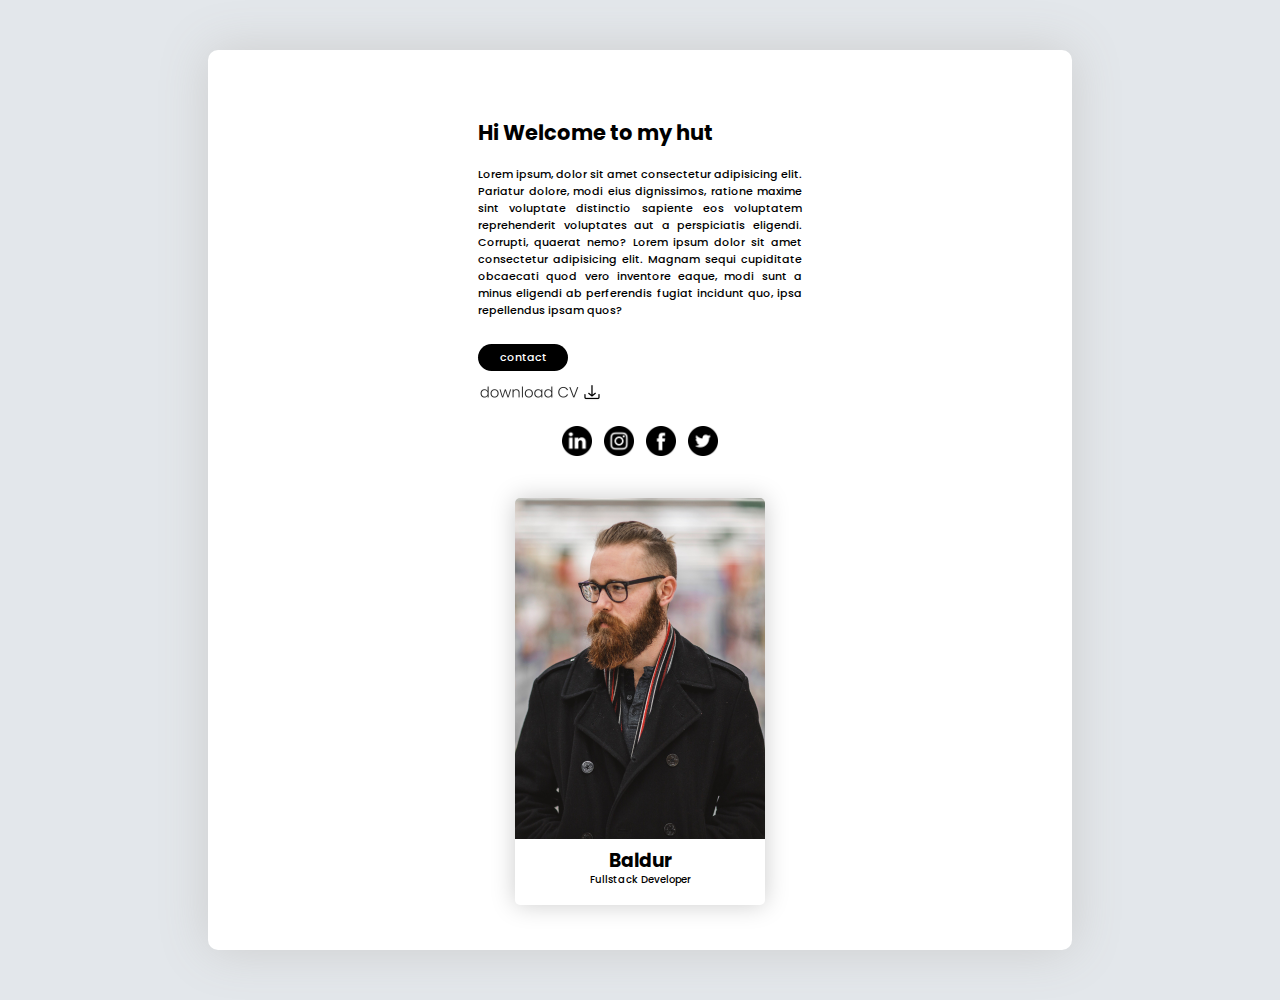
<file: day1/index.html>
<!DOCTYPE html>
<html lang="en">
<head>
    <meta charset="UTF-8">
    <meta name="viewport" content="width=device-width, initial-scale=1.0">
    <title>Day 1</title>
    <link rel="stylesheet" href="style.css">
</head>
<body>

    <div class="main">
        <!-- info -->
        <div class="info">
            <h2>Hi Welcome to my hut</h2>
            <p>Lorem ipsum, dolor sit amet consectetur adipisicing elit. Pariatur dolore, modi eius dignissimos, ratione maxime sint voluptate distinctio sapiente eos voluptatem reprehenderit voluptates aut a perspiciatis eligendi. Corrupti, quaerat nemo? Lorem ipsum dolor sit amet consectetur adipisicing elit. Magnam sequi cupiditate obcaecati quod vero inventore eaque, modi sunt a minus eligendi ab perferendis fugiat incidunt quo, ipsa repellendus ipsam quos?</p>
            
            <a href="" class="button">
                contact
            </a>

            <a href="">
                <img src="img/dn.jpg" alt="" width="125px">
            </a>

            <table>
                <tr>
                    <td>
                        <a href="" class="icon">
                            <img src="img/link.png" alt="" width="30px">
                        </a>
                    </td>
                    <td>
                        <a href="" class="icon">
                            <img src="img/ig.png" alt="" width="30px">
                        </a>
                    </td>                    
                    <td>
                        <a href="" class="icon">
                            <img src="img/fb.png" alt="" width="30px">    
                        </a>
                    </td>
                    <td>
                        <a href="" class="icon">
                            <img src="img/tw.png" alt="" width="30px">
                        </a>
                    </td>
                </tr>
            </table>
        </div>
        <!-- end -->

        
        <!-- hero img -->
        <div class="hero">
            <img src="img/baldur.jpg" alt="">
            <div class="container">
                <h3>Baldur</h3>
                <p>Fullstack Developer</p>
            </div>
        </div>
        <!-- end -->

    </div>

</body>
</html>
</file>
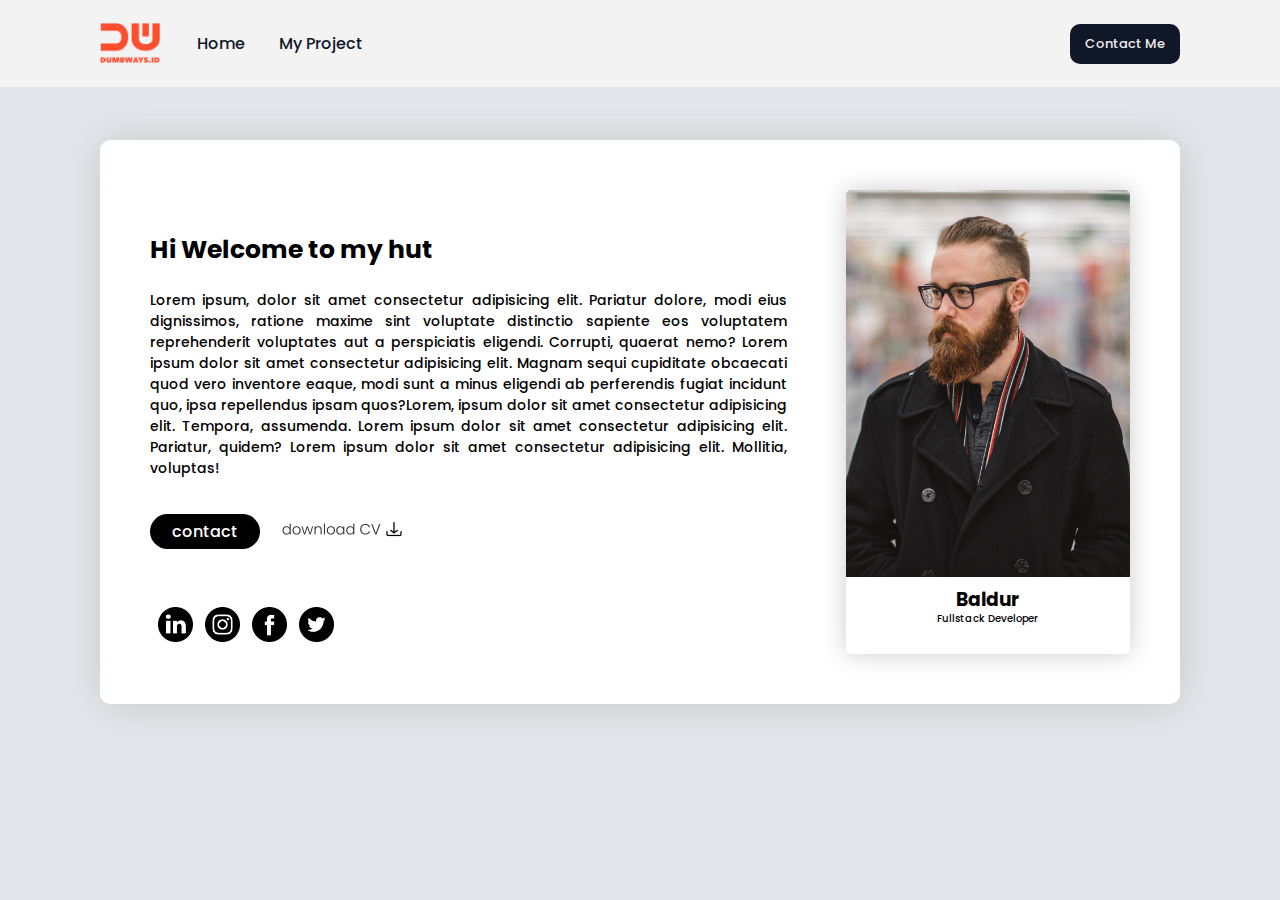
<file: DAY2/index.html>
<!DOCTYPE html>
<html lang="en">
  <head>
    <meta charset="UTF-8" />
    <meta name="viewport" content="width=device-width, initial-scale=1.0" />
    <title>Day 2</title>
    <link rel="stylesheet" href="style.css" />
    <link rel="stylesheet" href="font.css" />
    <link rel="icon" href="img/logo.png" />
  </head>
  <body>
    <!-- nav -->
    <div class="nav">
      <div class="logo">
        <img src="img/logo.png" alt="ini adalah logo" />
      </div>
      <ul>
        <a href="">
          <li>Home</li>
        </a>
        <a href="">
          <li>My Project</li>
        </a>
      </ul>
      <div class="tombol-kontak">
        <a href="">Contact Me</a>
      </div>
    </div>

    <!-- container -->
    <div class="container">
      <!-- info -->
      <div class="info">
        <h2>Hi Welcome to my hut</h2>
        <p>
          Lorem ipsum, dolor sit amet consectetur adipisicing elit. Pariatur
          dolore, modi eius dignissimos, ratione maxime sint voluptate
          distinctio sapiente eos voluptatem reprehenderit voluptates aut a
          perspiciatis eligendi. Corrupti, quaerat nemo? Lorem ipsum dolor sit
          amet consectetur adipisicing elit. Magnam sequi cupiditate obcaecati
          quod vero inventore eaque, modi sunt a minus eligendi ab perferendis
          fugiat incidunt quo, ipsa repellendus ipsam quos?Lorem, ipsum dolor
          sit amet consectetur adipisicing elit. Tempora, assumenda. Lorem ipsum
          dolor sit amet consectetur adipisicing elit. Pariatur, quidem? Lorem
          ipsum dolor sit amet consectetur adipisicing elit. Mollitia, voluptas!
        </p>

        <div class="tombol">
          <a href="" class="button"> contact </a>

          <div class="dn">
            <a href="">
              <img src="img/dn.jpg" alt="" width="125px" />
            </a>
          </div>
        </div>

        <table>
          <tr>
            <td>
              <a href="" class="icon">
                <img src="img/link.png" alt="" width="35px" />
              </a>
            </td>
            <td>
              <a href="" class="icon">
                <img src="img/ig.png" alt="" width="35px" />
              </a>
            </td>
            <td>
              <a href="" class="icon">
                <img src="img/fb.png" alt="" width="35px" />
              </a>
            </td>
            <td>
              <a href="" class="icon">
                <img src="img/tw.png" alt="" width="35px" />
              </a>
            </td>
          </tr>
        </table>
      </div>
      <!-- end -->

      <!-- hero img -->
      <div class="hero">
        <img src="img/baldur.jpg" alt="" />
        <div class="main">
          <h3>Baldur</h3>
          <p>Fullstack Developer</p>
        </div>
      </div>
      <!-- end -->
    </div>
  </body>
</html>
</file>
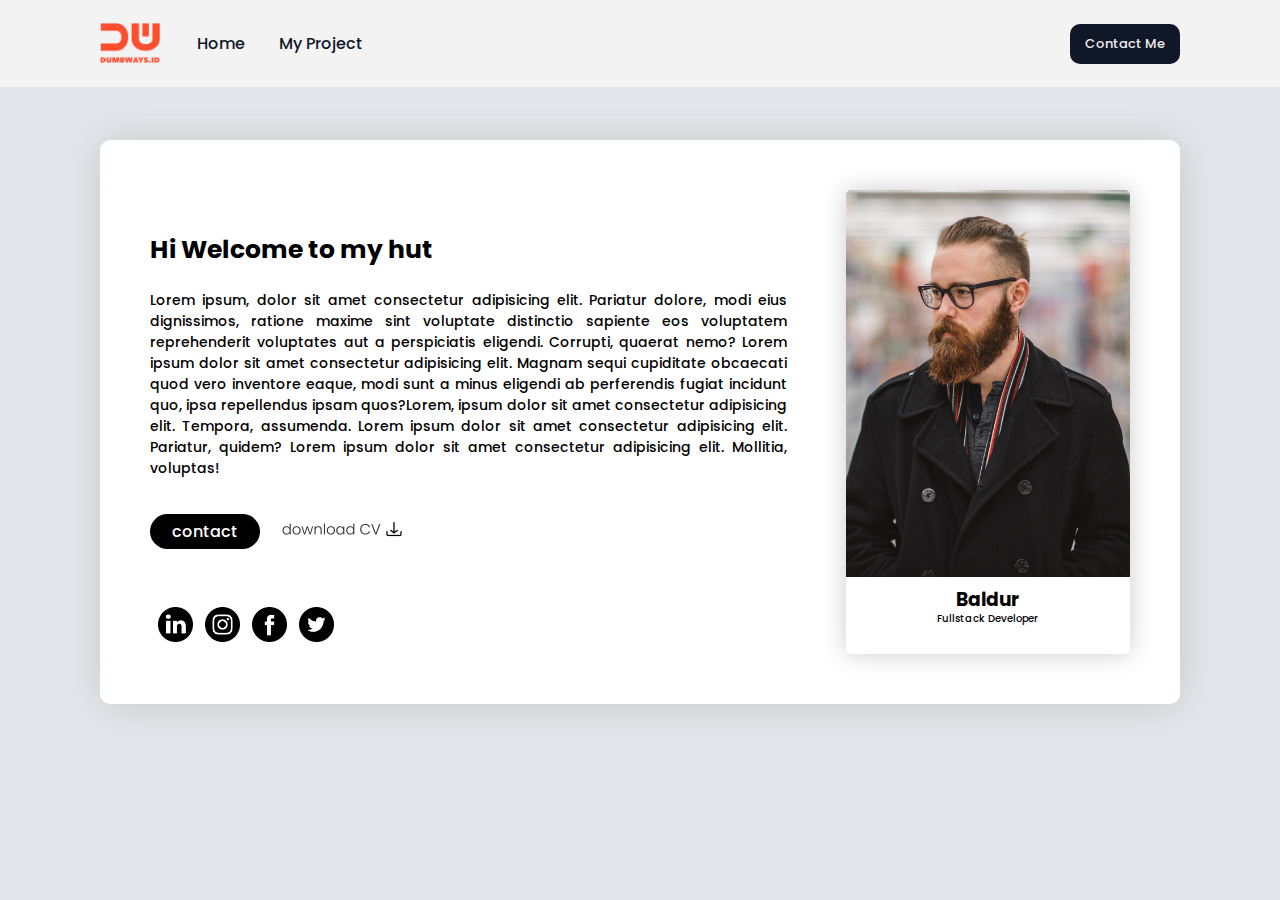
<file: DAY3/index.html>
<!DOCTYPE html>
<html lang="en">
  <head>
    <meta charset="UTF-8" />
    <meta name="viewport" content="width=device-width, initial-scale=1.0" />
    <title>Day 3 | Home</title>
    <link rel="stylesheet" href="css/style.css" />
    <link rel="stylesheet" href="css/font.css" />
    <link rel="icon" href="img/logo.png" />
  </head>
  <body>
    <!-- nav -->
    <div class="nav">
      <div class="logo">
        <a href="index.html">
          <img src="img/logo.png" alt="ini adalah logo" />
        </a>
      </div>
      <ul>
        <a href="index.html">
          <li>Home</li>
        </a>
        <a href="index.html">
          <li>My Project</li>
        </a>
      </ul>
      <div class="tombol-kontak">
        <a href="form.html">Contact Me</a>
      </div>
    </div>

    <!-- container -->
    <div class="container">
      <!-- info -->
      <div class="info">
        <h2>Hi Welcome to my hut</h2>
        <p>
          Lorem ipsum, dolor sit amet consectetur adipisicing elit. Pariatur
          dolore, modi eius dignissimos, ratione maxime sint voluptate
          distinctio sapiente eos voluptatem reprehenderit voluptates aut a
          perspiciatis eligendi. Corrupti, quaerat nemo? Lorem ipsum dolor sit
          amet consectetur adipisicing elit. Magnam sequi cupiditate obcaecati
          quod vero inventore eaque, modi sunt a minus eligendi ab perferendis
          fugiat incidunt quo, ipsa repellendus ipsam quos?Lorem, ipsum dolor
          sit amet consectetur adipisicing elit. Tempora, assumenda. Lorem ipsum
          dolor sit amet consectetur adipisicing elit. Pariatur, quidem? Lorem
          ipsum dolor sit amet consectetur adipisicing elit. Mollitia, voluptas!
        </p>

        <div class="tombol">
          <a href="form.html" class="button"> contact </a>

          <div class="dn">
            <a href="asset/ini-cv.rar">
              <img src="img/dn.jpg" alt="" width="125px" />
            </a>
          </div>
        </div>

        <table>
          <tr>
            <td>
              <a href="" class="icon">
                <img src="img/link.png" alt="" width="35px" />
              </a>
            </td>
            <td>
              <a href="" class="icon">
                <img src="img/ig.png" alt="" width="35px" />
              </a>
            </td>
            <td>
              <a href="" class="icon">
                <img src="img/fb.png" alt="" width="35px" />
              </a>
            </td>
            <td>
              <a href="" class="icon">
                <img src="img/tw.png" alt="" width="35px" />
              </a>
            </td>
          </tr>
        </table>
      </div>
      <!-- end -->

      <!-- hero img -->
      <div class="hero">
        <img src="img/baldur.jpg" alt="" />
        <div class="main">
          <h3>Baldur</h3>
          <p>Fullstack Developer</p>
        </div>
      </div>
      <!-- end -->
    </div>
  </body>
</html>
</file>
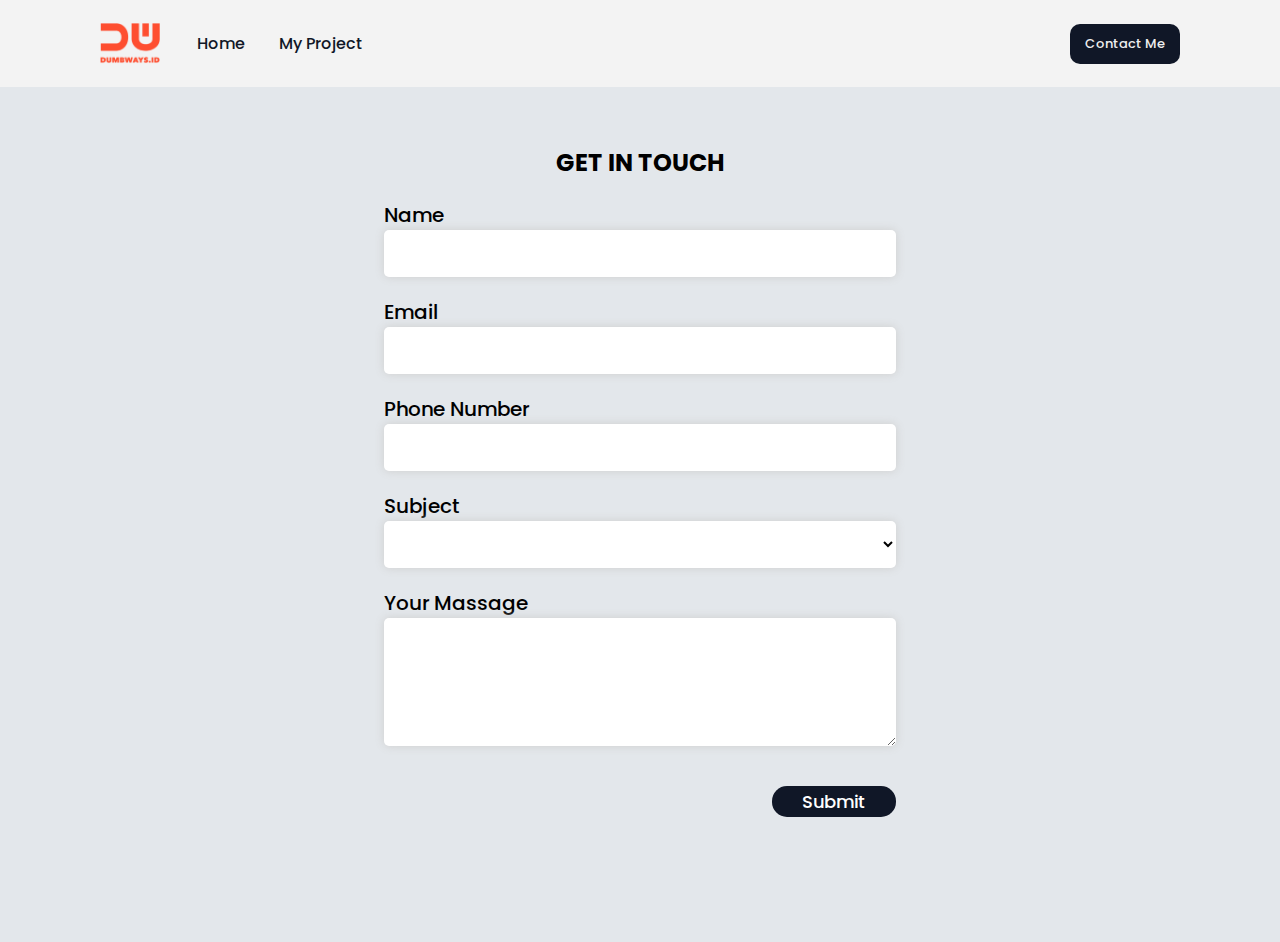
<file: DAY2/form.html>
<!DOCTYPE html>
<html lang="en">
  <head>
    <meta charset="UTF-8" />
    <meta name="viewport" content="width=device-width, initial-scale=1.0" />
    <title>Form</title>
    <link rel="stylesheet" href="font.css" />
    <link rel="icon" href="img/logo.png" />
    <link rel="stylesheet" href="form.css" />
    <link rel="stylesheet" href="style.css" />
  </head>
  <body>
    <!-- nav -->
    <div class="nav">
      <div class="logo">
        <img src="img/logo.png" alt="ini adalah logo" />
      </div>
      <ul>
        <a href="">
          <li>Home</li>
        </a>
        <a href="">
          <li>My Project</li>
        </a>
      </ul>
      <div class="tombol-kontak">
        <a href="">Contact Me</a>
      </div>
    </div>

    <!-- form -->
    <div class="input-data">
      <h2>GET IN TOUCH</h2>
      <form action="">
        <label for="">Name</label>
        <input type="text" />
        <label for="">Email</label>
        <input type="text" />
        <label for="">Phone Number</label>
        <input type="text" />
        <label for="">Subject</label>
        <select>
          <option value=""></option>
          <option value="">1</option>
          <option value="">2</option>
        </select>
        <label for="">Your Massage</label>
        <textarea name="" id="" cols="4" rows="4"></textarea>
        <div class="sub">
          <button type="submit">Submit</button>
        </div>
      </form>
    </div>
  </body>
</html>
</file>
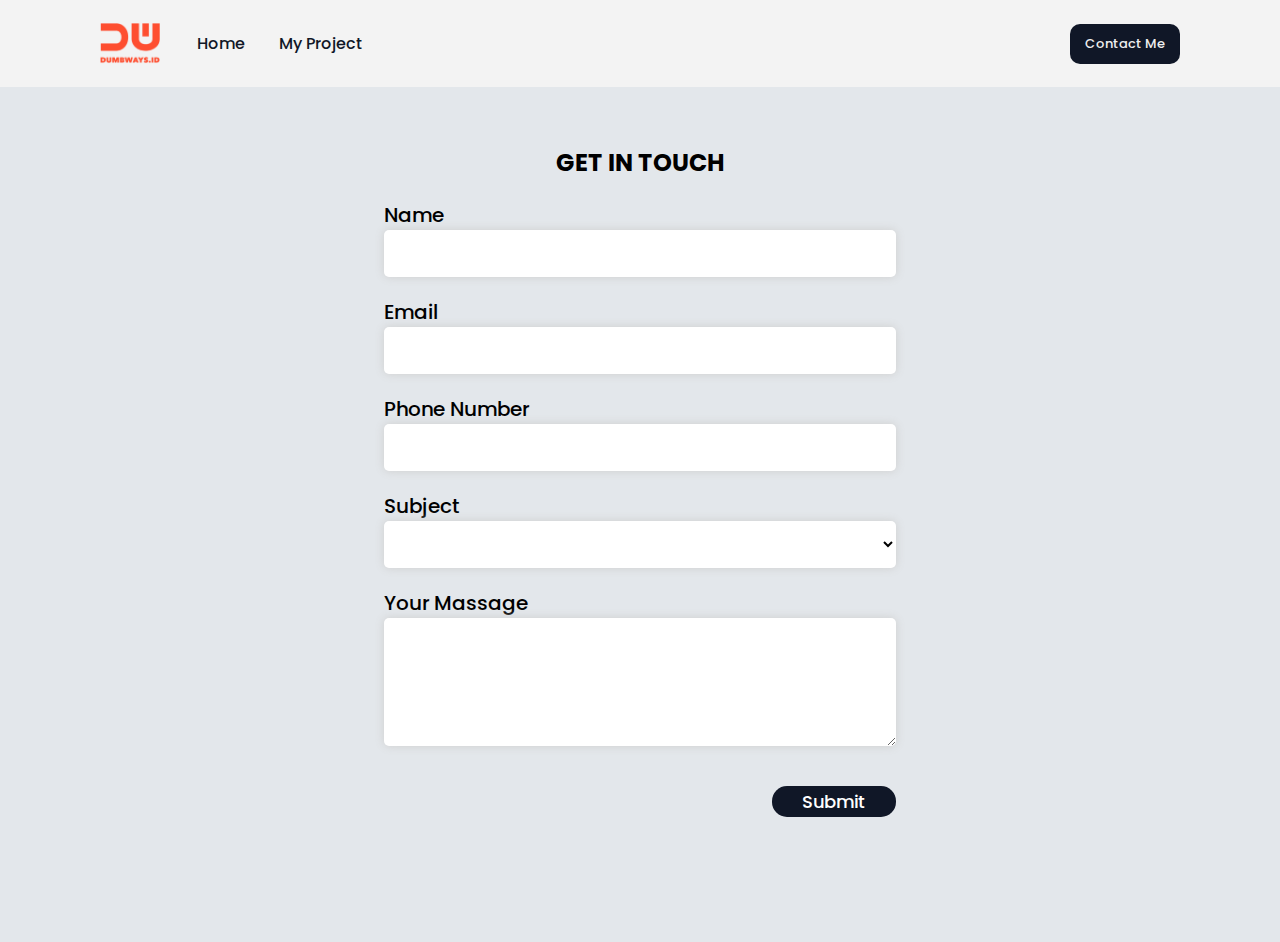
<file: DAY3/form.html>
<!DOCTYPE html>
<html lang="en">
  <head>
    <meta charset="UTF-8" />
    <meta name="viewport" content="width=device-width, initial-scale=1.0" />
    <title>Contact Me</title>
    <link rel="stylesheet" href="css/font.css" />
    <link rel="icon" href="img/logo.png" />
    <link rel="stylesheet" href="css/form.css" />
    <link rel="stylesheet" href="css/style.css" />
  </head>
  <body>
    <!-- nav -->
    <div class="nav">
      <div class="logo">
        <a href="index.html">
          <img src="img/logo.png" alt="ini adalah logo" />
        </a>
      </div>
      <ul>
        <a href="index.html">
          <li>Home</li>
        </a>
        <a href="index.html">
          <li>My Project</li>
        </a>
      </ul>
      <div class="tombol-kontak">
        <a href="form.html">Contact Me</a>
      </div>
    </div>

    <!-- form -->
    <div class="input-data">
      <h2>GET IN TOUCH</h2>
      <form action="">
        <!-- name -->
        <label for="name">Name</label>
        <input id="input-name" name="name" type="text" />
        <!-- email -->
        <label for="email">Email</label>
        <input id="input-email" name="email" type="text" />
        <!-- no hp -->
        <label for="phone">Phone Number</label>
        <input id="input-phone" name="phone" type="text" />
        <!-- subject -->
        <label for="">Subject</label>
        <select id="input-subject">
          <option value=""></option>
          <option value="Front End Developer">Front End Developer</option>
          <option value="Back End Developer">Back End Developer</option>
          <option value="Fullstack Developer">Fullstack Developer</option>
        </select>
        <!-- pesan -->
        <label for="">Your Massage</label>
        <textarea name="" id="input-message" cols="4" rows="4"></textarea>
        <!-- tombol -->
        <div class="sub">
          <button type="submit" onclick="submitData(event)">Submit</button>
        </div>
      </form>
    </div>

    <script src="js/form.js"></script>
  </body>
</html>
</file>
<file: day1/style.css>
body{
    box-sizing: content-box;
    background-color: #E3E7EB;
}

.main{
    background-color: white;
    margin: 50px 200px;
    height: 800px;
    padding: 50px 270px;
    box-shadow: 0 0 50px #ccc;
    border-radius: 10px;
}

.info h2{
    font: 21px myfont;
}

.info p{
    text-align: justify;
    font: 11px myfont2;
}

@font-face {
    font-family: myfont;
    src: url(font/Poppins-Bold.ttf);
  }

@font-face {
    font-family: myfont2;
    src: url(font/Poppins-Medium.ttf);
  }

.hero{
    box-shadow: 0 0 25px #ccc;
    border-radius: 5px;
    margin: 30px auto ;
    width: fit-content;
    background-color: white;
}

.hero img{
    width: 250px;
    border-radius: 5px 5px 0 0;
}

.container{
    text-align: center;
    padding-bottom: 15px;
    line-height: 0;
}

.container h3{
    font-family: myfont;
}

.container p{
    font-family: myfont2;
    font-size: 10px;
}

.button{
    text-align: center;
    text-decoration: none;
    color: white;
    font: 11px myfont2;
    background-color: black;
    padding: 5px ;
    border-radius: 50px;
    width: 80px;
    display: block;
    margin: 25px 0 10px 0;
    transition: 0.5s;
}

.button:hover {
    transform: scale(1.3);
}

td{
    display: inline-block;
    margin: 5px;
    border-radius: 100px;
    transition: 0.5s;
}

td:hover{
    transform: scale(1.5);
}

table{
    margin: 10px auto;
}
</file>
<file: DAY2/style.css>
body{
    box-sizing: content-box;
    background-color: #E3E7EB;
    margin: 0;
}

/* nav */
.nav{
    font-family: myfont2;
    padding: 15px 100px;
    display: flex;
    position: fixed;
    top: 0;
    left: 0;
    right: 0;
    background-color: #f3f3f3;
}

.nav .logo{
    width: 10%;
    /* background-color: blue; */
    display: flex;
    align-items: center;
}

.nav .logo img{
    width: 60px;
}

.nav ul{
    padding-left: 0;
    /* background-color: red; */
    width: 25%;
    display: flex;
    flex-direction: row;
    justify-content: space-around;
}

.nav ul li{
    list-style: none;
}

.nav ul a{
    text-decoration: none;
    color: rgb(16,23,39);
}

.tombol-kontak{
    width: 100%;
    display: flex;
    align-items: center;
    justify-content: flex-end;
    /* background-color: green; */
}

.tombol-kontak a{
    padding: 10px 15px;
    background-color: rgb(16,23,39);
    border-radius: 10px;
    font-size: 13px;
    text-decoration: none;
    color: #eee;
}
/* end */

/* container css */

.container{
    background-color: white;
    margin: 140px 100px;
    padding: 50px 50px;
    box-shadow: 1px 1px 40px #c7c7c7;
    border-radius: 10px;
    display: flex;
    flex-direction: row;
    justify-content: space-between;
}


/* end */

/* info css */
.info{
    margin-top: 20px;
    /* background-color: blue; */
    width: 65%;
}

.info h2{
    font: 25px myfont;
}

.info p{
    text-align: justify;
    font: 14px myfont2;
}

/* end */


/* tombol */
.tombol{
    display: flex;
    align-items: center;
    margin-top: 35px;
}

.tombol .dn{
    margin-left: 20px;
}

.tombol .button{
    text-align: center;
    text-decoration: none;
    color: white;
    font: 16px myfont2;
    background-color: black;
    padding: 5px;
    border-radius: 50px;
    width: 100px;
    transition: 0.5s;
}

.tombol .button:hover {
    transform: scale(1.2);
}

/* end */


/* table css */

table{
    margin: 50px 0 0 0;
}

td{
    display: inline-block;
    margin: 5px;
    border-radius: 100px;
    transition: 0.5s;
}

td:hover{
    transform: scale(1.5);
}

/* end */

/* hero css */
.hero{
    box-shadow: 0 0 25px #ccc;
    border-radius: 5px;
    /* margin: 30px auto ; */
    width: 29%;
    background-color: white;
    box-sizing: border-box;
}

.hero img{
    width: 100%;
    border-radius: 5px 5px 0 0;
}

/* end */


/* container css */

.main{
    text-align: center;
    padding-bottom: 15px;
    line-height: 0;
}

.main h3{
    font-family: myfont;
}

.main p{
    font-family: myfont2;
    font-size: 10px;
}

/* end */
</file>
<file: DAY2/font.css>
@font-face {
    font-family: myfont;
    src: url(font/Poppins-Bold.ttf);
  }

@font-face {
    font-family: myfont2;
    src: url(font/Poppins-Medium.ttf);
  }
</file>
<file: DAY3/css/style.css>
body{
    box-sizing: content-box;
    background-color: #E3E7EB;
    margin: 0;
}

/* nav */
.nav{
    font-family: myfont2;
    padding: 15px 100px;
    display: flex;
    position: fixed;
    top: 0;
    left: 0;
    right: 0;
    background-color: #f3f3f3;
}

.nav .logo{
    width: 10%;
    /* background-color: blue; */
    display: flex;
    align-items: center;
    
}

.nav .logo a{
    display: flex;
    align-items: center;
    /* background-color: red; */
}

.nav .logo a img{
    width: 60px;
}

.nav ul{
    padding-left: 0;
    /* background-color: red; */
    width: 25%;
    display: flex;
    flex-direction: row;
    justify-content: space-around;
}

.nav ul li{
    list-style: none;
}

.nav ul a{
    text-decoration: none;
    color: rgb(16,23,39);
}

.tombol-kontak{
    width: 100%;
    display: flex;
    align-items: center;
    justify-content: flex-end;
    /* background-color: green; */
}

.tombol-kontak a{
    padding: 10px 15px;
    background-color: rgb(16,23,39);
    border-radius: 10px;
    font-size: 13px;
    text-decoration: none;
    color: #eee;
}
/* end */

/* container css */

.container{
    background-color: white;
    margin: 140px 100px;
    padding: 50px 50px;
    box-shadow: 1px 1px 40px #c7c7c7;
    border-radius: 10px;
    display: flex;
    flex-direction: row;
    justify-content: space-between;
}


/* end */

/* info css */
.info{
    margin-top: 20px;
    /* background-color: blue; */
    width: 65%;
}

.info h2{
    font: 25px myfont;
}

.info p{
    text-align: justify;
    font: 14px myfont2;
}

/* end */


/* tombol */
.tombol{
    display: flex;
    align-items: center;
    margin-top: 35px;
}

.tombol .dn{
    margin-left: 20px;
}

.tombol .button{
    text-align: center;
    text-decoration: none;
    color: white;
    font: 16px myfont2;
    background-color: black;
    padding: 5px;
    border-radius: 50px;
    width: 100px;
    transition: 0.5s;
}

.tombol .button:hover {
    transform: scale(1.2);
}

/* end */


/* table css */

table{
    margin: 50px 0 0 0;
}

td{
    display: inline-block;
    margin: 5px;
    border-radius: 100px;
    transition: 0.5s;
}

td:hover{
    transform: scale(1.5);
}

/* end */

/* hero css */
.hero{
    box-shadow: 0 0 25px #ccc;
    border-radius: 5px;
    /* margin: 30px auto ; */
    width: 29%;
    background-color: white;
    box-sizing: border-box;
}

.hero img{
    width: 100%;
    border-radius: 5px 5px 0 0;
}

/* end */


/* container css */

.main{
    text-align: center;
    padding-bottom: 15px;
    line-height: 0;
}

.main h3{
    font-family: myfont;
}

.main p{
    font-family: myfont2;
    font-size: 10px;
}

/* end */



/* form */
.input-data form select option{
    font-family: myfont2;
}
</file>
<file: DAY3/css/font.css>
@font-face {
    font-family: myfont;
    src: url(../font/Poppins-Bold.ttf);
  }

@font-face {
    font-family: myfont2;
    src: url(../font/Poppins-Medium.ttf);
  }
</file>
<file: DAY2/form.css>
.input-data{
    margin: 125px 0;
    display: flex;
    justify-content: center;
    /* background-color: red; */
    flex-direction: column;
    align-items: center;
}

.input-data h2{
    font-family: myfont;
}

.input-data form{
    font-family: myfont2;
    font-size: 20px;
    width: 40%;
    /* background-color: blue; */
    display: flex;
    flex-direction: column;
    justify-content: flex-start;
    
}

.input-data form input, .input-data form select, .input-data form textarea{
    box-shadow: 0 0 10px #cecece;
    border-style: none;
    font-family: myfont2;
    font-size: 18px;
    margin-bottom: 20px;
    border-radius: 5px;
    padding: 10px;
}

.input-data form select{
    background-color: white;
}

.input-data form .sub{
    display: flex;
    justify-content: flex-end;
}

.input-data form .sub button{
    background-color: rgb(16,23,39);
    font-family: myfont2;
    font-size: 18px;
    padding: 2px 30px;
    border-style: none;
    border-radius: 15px;
    margin-top: 20px;
    color: white;
    cursor: pointer;
}
</file>
<file: DAY3/css/form.css>
.input-data{
    margin: 125px 0;
    display: flex;
    justify-content: center;
    /* background-color: red; */
    flex-direction: column;
    align-items: center;
}

.input-data h2{
    font-family: myfont;
}

.input-data form{
    font-family: myfont2;
    font-size: 20px;
    width: 40%;
    /* background-color: blue; */
    display: flex;
    flex-direction: column;
    justify-content: flex-start;
    
}

.input-data form input, .input-data form select, .input-data form textarea{
    box-shadow: 0 0 10px #cecece;
    border-style: none;
    font-family: myfont2;
    font-size: 18px;
    margin-bottom: 20px;
    border-radius: 5px;
    padding: 10px;
}

.input-data form select{
    background-color: white;
}

.input-data form .sub{
    display: flex;
    justify-content: flex-end;
}

.input-data form .sub button{
    background-color: rgb(16,23,39);
    font-family: myfont2;
    font-size: 18px;
    padding: 2px 30px;
    border-style: none;
    border-radius: 15px;
    margin-top: 20px;
    color: white;
    cursor: pointer;
}
</file>
